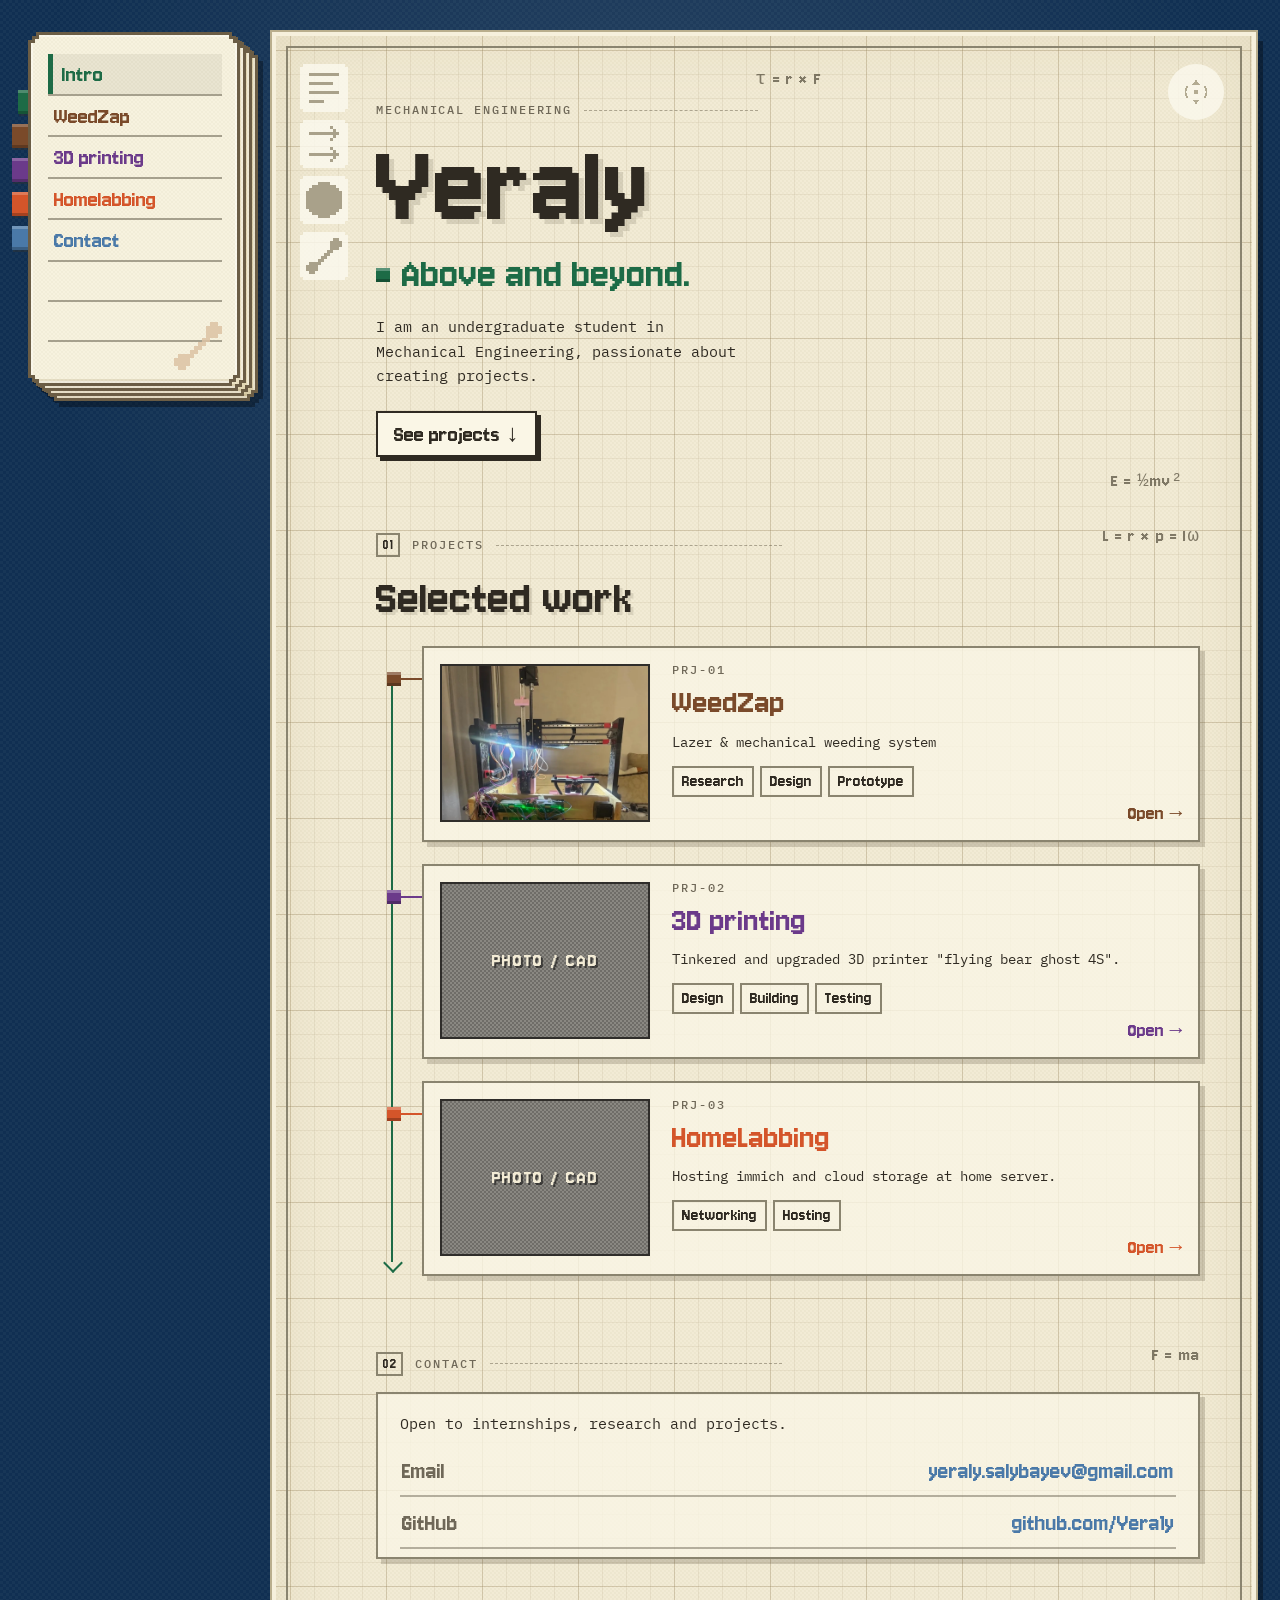
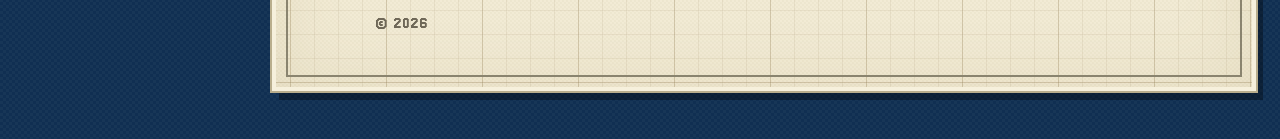
<file: index.html>
<!doctype html>
<html lang="en">
<head>
  <meta charset="utf-8">
  <meta name="viewport" content="width=device-width, initial-scale=1">
  <title>JustCreate</title>
  <meta name="description" content="Mechanical engineering portfolio">
  <link rel="stylesheet" href="style.css">
  <link rel="apple-touch-icon" sizes="180x180" href="assets/favicon/apple-touch-icon.png">
  <link rel="icon" type="image/png" sizes="32x32" href="assets/favicon/favicon-32x32.png">
  <link rel="icon" type="image/png" sizes="16x16" href="assets/favicon/favicon-16x16.png">
  <script>try{if(localStorage.getItem('menu')==='off')document.documentElement.classList.add('menu-off')}catch(e){}</script>
</head>
<body>
<div class="table">
  <nav class="menu" id="site-menu" aria-label="Site navigation">
    <div class="bookmarks">
      <a href="index.html" class="active" style="--c:var(--green)" data-label="Home" aria-label="Home" aria-current="page"></a>
      <a href="project-01.html" style="--c:var(--brown)" data-label="Project 01" aria-label="Project 01"></a>
      <a href="project-02.html" style="--c:var(--purple)" data-label="Project 02" aria-label="Project 02"></a>
      <a href="project-03.html" style="--c:var(--orange)" data-label="Project 03" aria-label="Project 03"></a>
      <a href="index.html#contact" style="--c:var(--blue)" data-label="Contact" aria-label="Contact"></a>
    </div>
    <div class="paper-wrap">
      <i class="under u3" aria-hidden="true"></i>
      <i class="under u2" aria-hidden="true"></i>
      <i class="under u1" aria-hidden="true"></i>
      <div class="paper">
        <ul>
          <li><a href="#intro" style="--c:var(--green)">Intro</a></li>
          <li><a href="#project-01" style="--c:var(--brown)">WeedZap</a></li>
          <li><a href="#project-02" style="--c:var(--purple)">3D printing</a></li>
          <li><a href="#project-03" style="--c:var(--orange)">Homelabbing</a></li>
          <li><a href="#contact" style="--c:var(--blue)">Contact</a></li>
          <li class="blank" aria-hidden="true"></li>
          <li class="blank" aria-hidden="true"></li>
        </ul>
        <svg class="doodle" viewBox="0 0 12 12" aria-hidden="true"><path d="M9 0h2v1h-2zM8 1h4v1h-4zM8 2h4v1h-4zM8 3h3v1h-3zM7 4h2v1h-2zM6 5h2v1h-2zM5 6h2v1h-2zM4 7h2v1h-2zM1 8h4v1h-4zM0 9h4v1h-4zM0 10h4v1h-4zM1 11h2v1h-2z"/></svg>
      </div>
    </div>
  </nav>
  <div class="sheet-wrap">
    <main class="sheet" id="top">

      <div class="tools">
        <button class="tool tool-menu" type="button" aria-label="Show or hide the menu" aria-pressed="true" aria-controls="site-menu" data-tip-name="Menu" data-tip-text="" data-tip-val="show / hide"><svg viewBox="0 0 12 12" aria-hidden="true"><path d="M1 1h10v1h-10zM1 4h8v1h-8zM1 7h10v1h-10zM1 10h5v1h-5z"/></svg></button>
        <span class="tool" aria-hidden="true"><svg viewBox="0 0 12 12" aria-hidden="true"><path d="M8 0h1v1h-1zM9 1h1v1h-1zM1 2h10v1h-10zM9 3h1v1h-1zM8 4h1v1h-1zM8 7h1v1h-1zM9 8h1v1h-1zM1 9h10v1h-10zM9 10h1v1h-1zM8 11h1v1h-1z"/></svg></span>
        <span class="tool" aria-hidden="true"><svg viewBox="0 0 12 12" aria-hidden="true"><path d="M6 0h2v1h-2zM6 1h4v1h-4zM6 2h5v1h-5zM6 3h6v1h-6zM6 4h6v1h-6zM6 5h6v1h-6zM0 6h6v1h-6zM0 7h6v1h-6zM0 8h6v1h-6zM1 9h5v1h-5zM2 10h4v1h-4zM4 11h2v1h-2z"/><path d="M4 0h2v1h-2zM2 1h4v1h-4zM1 2h5v1h-5zM0 3h6v1h-6zM0 4h6v1h-6zM0 5h6v1h-6zM6 6h6v1h-6zM6 7h6v1h-6zM6 8h6v1h-6zM6 9h5v1h-5zM6 10h4v1h-4zM6 11h2v1h-2z"/></svg></span>
        <span class="tool" aria-hidden="true"><svg viewBox="0 0 12 12" aria-hidden="true"><path d="M9 0h2v1h-2zM8 1h4v1h-4zM8 2h4v1h-4zM8 3h3v1h-3zM7 4h2v1h-2zM6 5h2v1h-2zM5 6h2v1h-2zM4 7h2v1h-2zM1 8h4v1h-4zM0 9h4v1h-4zM0 10h4v1h-4zM1 11h2v1h-2z"/></svg></span>
      </div>
      <a class="compass" href="#top" aria-label="Back to top">
        <svg viewBox="0 0 32 32" fill="#b3ab92"><path d="M16 3l4 5h-8zM16 29l-4-5h8z" stroke="none"/><rect x="14" y="14" width="4" height="4" stroke="none"/><path d="M7 10a9 9 0 0 0 0 12M25 10a9 9 0 0 1 0 12" fill="none" stroke-width="2"/></svg>
      </a>

<section class="hero" id="intro">
  <span class="eq" style="left:46%; top:-34px" aria-hidden="true">τ = r × F</span>
  <span class="eq" style="right:2%; bottom:-34px" aria-hidden="true">E = ½mv²</span>
  <div>
    <p class="label">Mechanical engineering</p>
    <h1>Yeraly</h1>
    <p class="tagline">Above and beyond.</p>
    <p>I am an undergraduate student in Mechanical Engineering, passionate about creating projects.</p>
    <a class="btn" href="#projects">See projects &darr;</a>
  </div>
</section>

<section id="projects">
  <span class="eq" style="right:0; top:-6px" aria-hidden="true">L = r × p = Iω</span>
  <p class="label"><b>01</b> Projects</p>
  <h2>Selected work</h2>

  <div class="stack">
    <a class="project" href="project-01.html" style="--c:var(--brown)" id="project-01">
      <div class="thumb"><img src="assets/project-01/cover.webp" alt="Prototype on the workbench" loading="lazy"></div>
      <div class="meta">
        <span class="code">PRJ-01</span>
        <h3>WeedZap</h3>
        <p>Lazer & mechanical weeding system</p>
        <div class="tags"><span>Research</span><span>Design</span><span>Prototype</span></div>
        <span class="open">Open &rarr;</span>
      </div>
    </a>

    <a class="project" href="project-02.html" style="--c:var(--purple)" id="project-02">
      <div class="thumb">PHOTO / CAD</div>
      <div class="meta">
        <span class="code">PRJ-02</span>
        <h3>3D printing</h3>
        <p>Tinkered and upgraded 3D printer "flying bear ghost 4S".</p>
        <div class="tags"><span>Design</span><span>Building</span><span>Testing</span></div>
        <span class="open">Open &rarr;</span>
      </div>
    </a>

    <a class="project" href="project-03.html" style="--c:var(--orange)" id="project-03">
      <div class="thumb">PHOTO / CAD</div>
      <div class="meta">
        <span class="code">PRJ-03</span>
        <h3>HomeLabbing</h3>
        <p>Hosting immich and cloud storage at home server.</p>
        <div class="tags"><span>Networking</span><span>Hosting</span></div>
        <span class="open">Open &rarr;</span>
      </div>
    </a>
  </div>
</section>

<section id="contact">
  <span class="eq" style="right:0; top:-6px" aria-hidden="true">F = ma</span>
  <p class="label"><b>02</b> Contact</p>
  <div class="card">
    <p class="intro">Open to internships, research and projects.</p>
    <dl class="rows">
      <div><dt>Email</dt><dd><a href="mailto:yeraly.salybayev@gmail.com">yeraly.salybayev@gmail.com</a></dd></div>
      <div><dt>GitHub</dt><dd><a href="https://github.com/Yera1y" target="_blank" rel="noopener noreferrer">github.com/Yera1y</a></dd></div>
    </dl>
  </div>
</section>

      <p class="foot">© 2026</p>
    </main>
  </div>
</div>
<script src="site.js"></script>
</body>
</html>
</file>
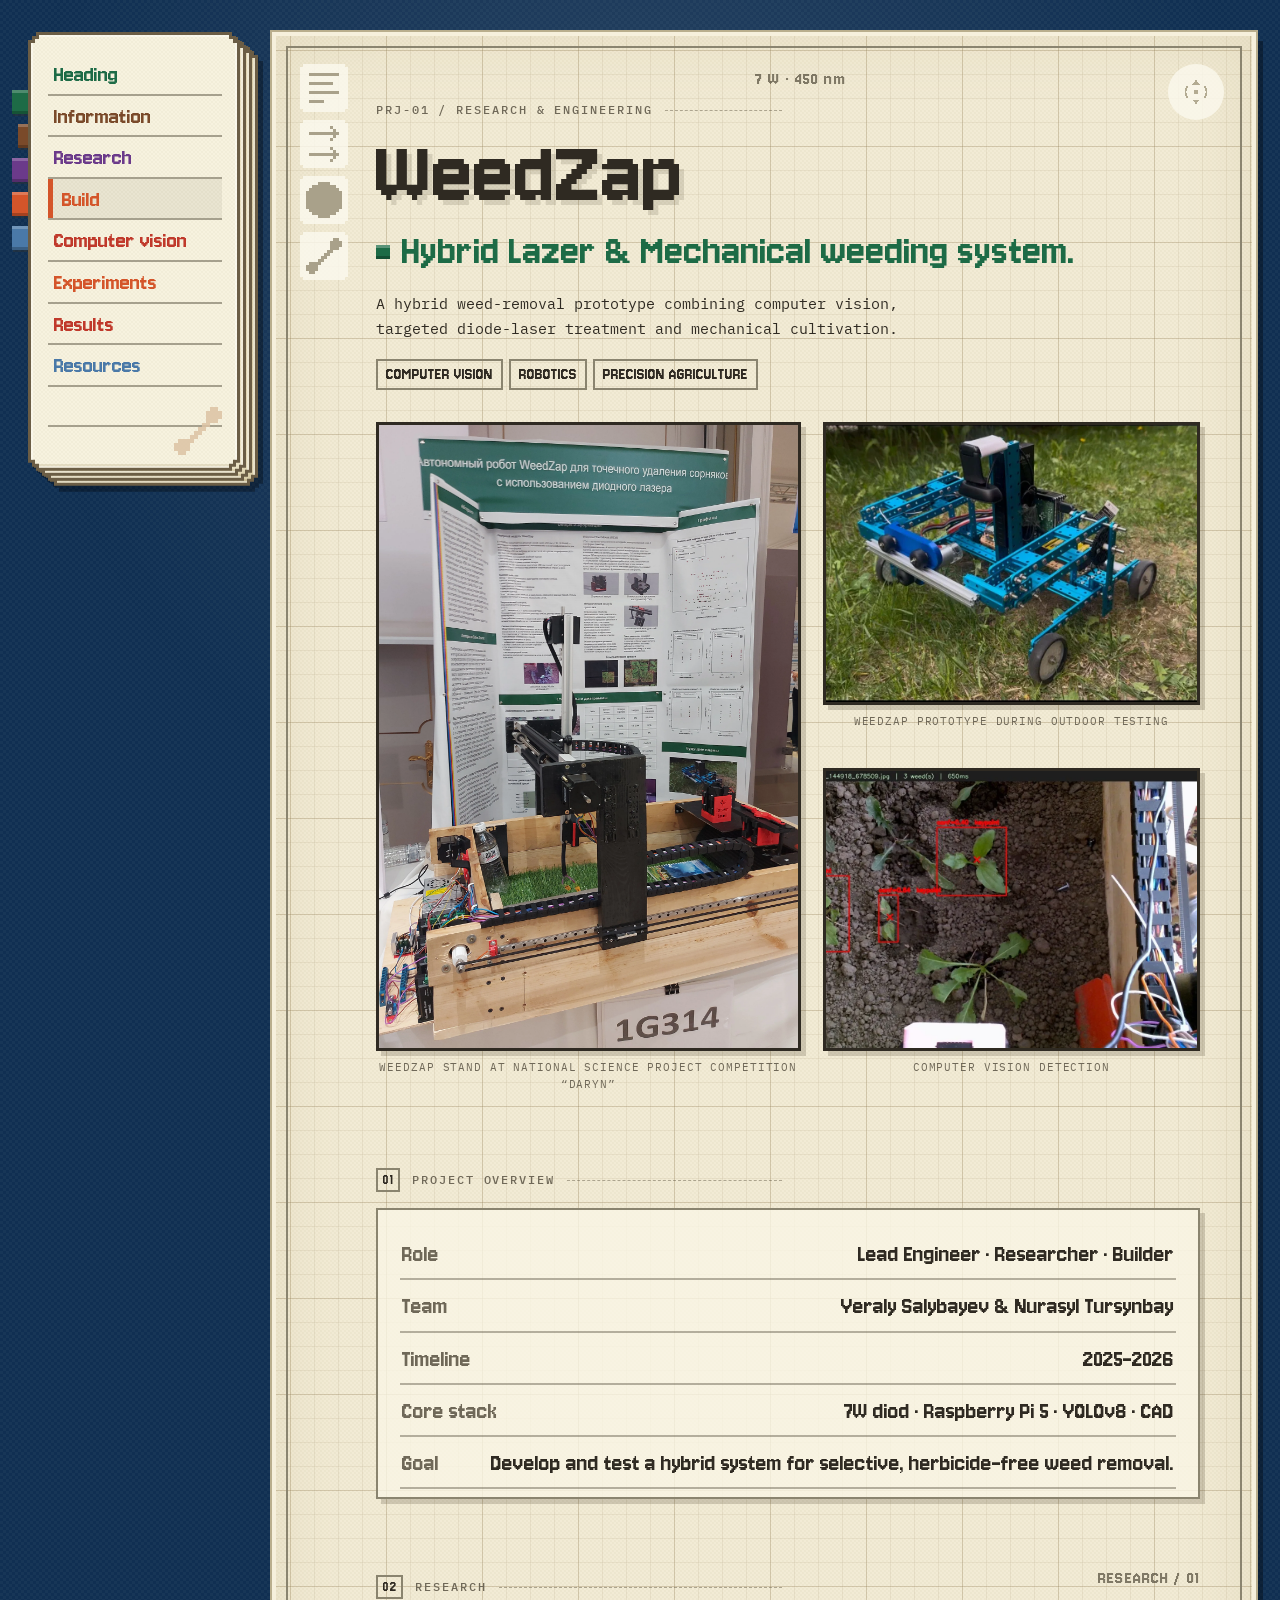
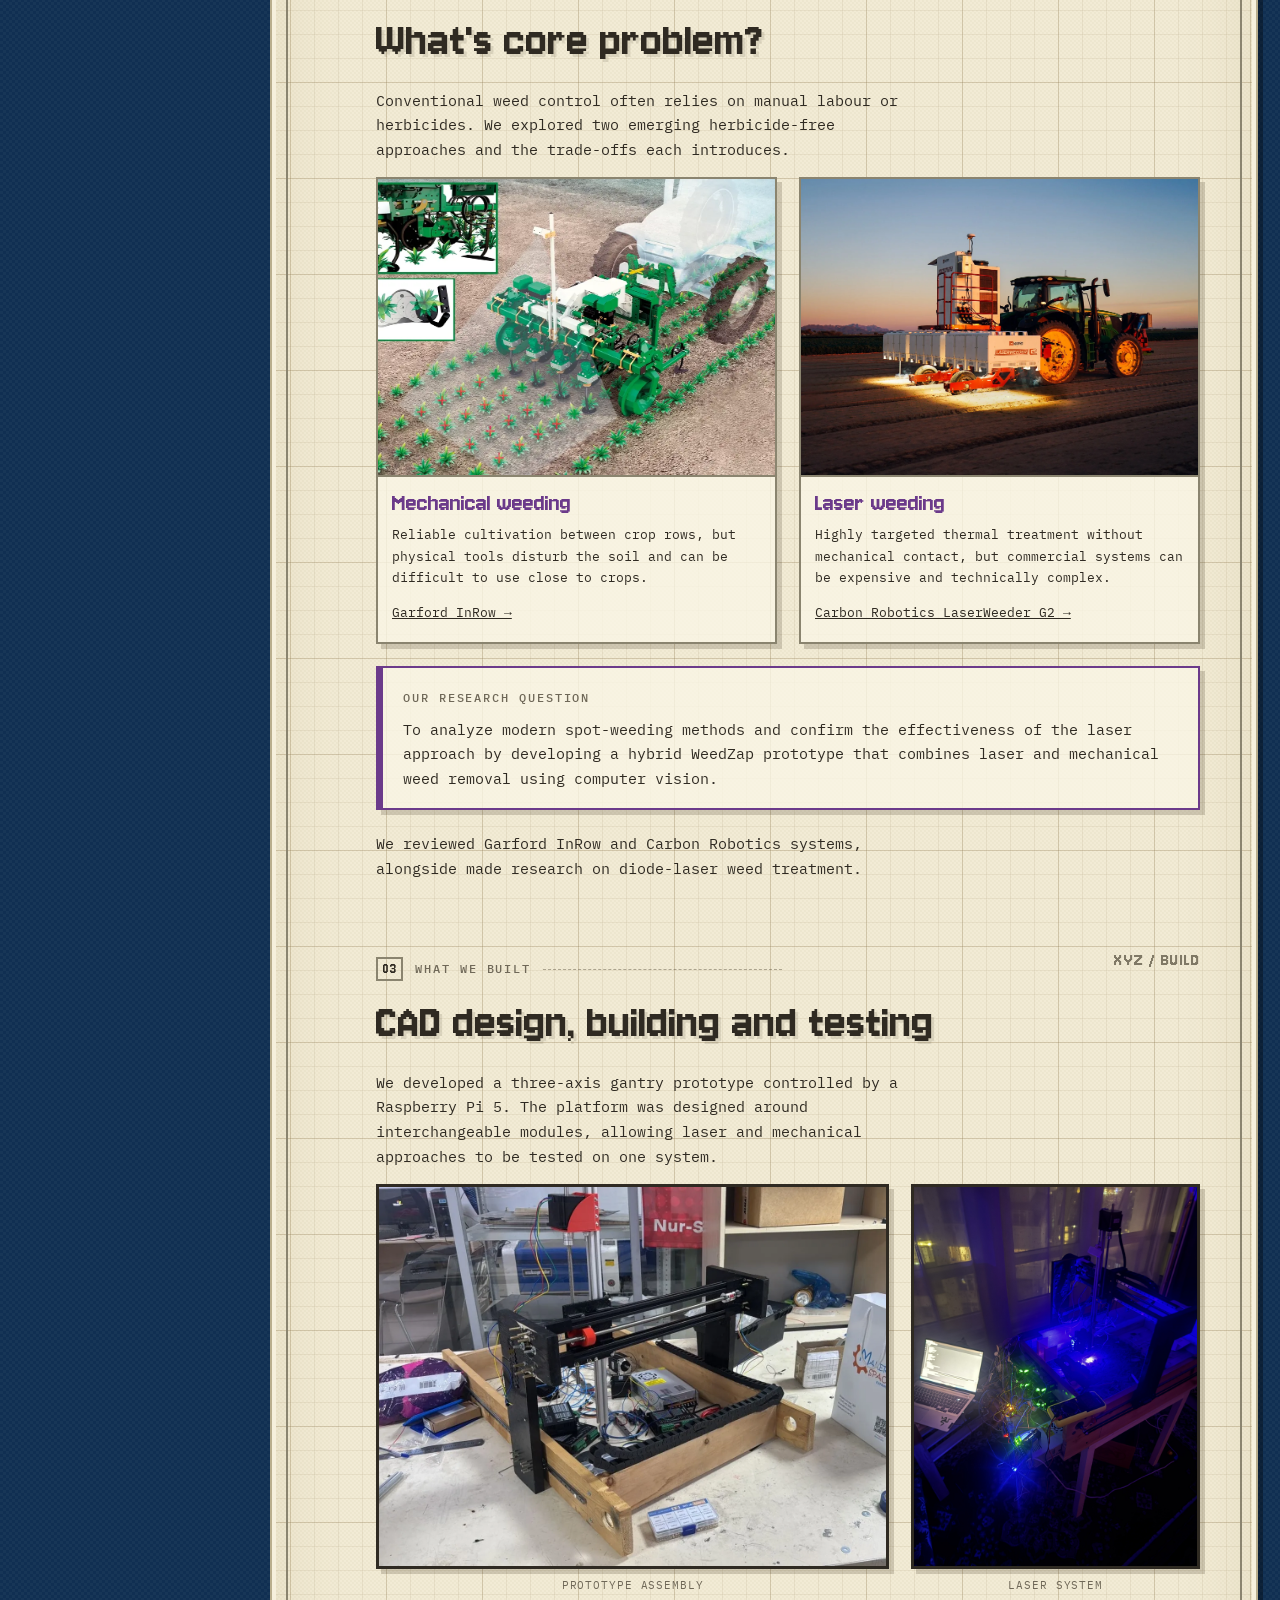
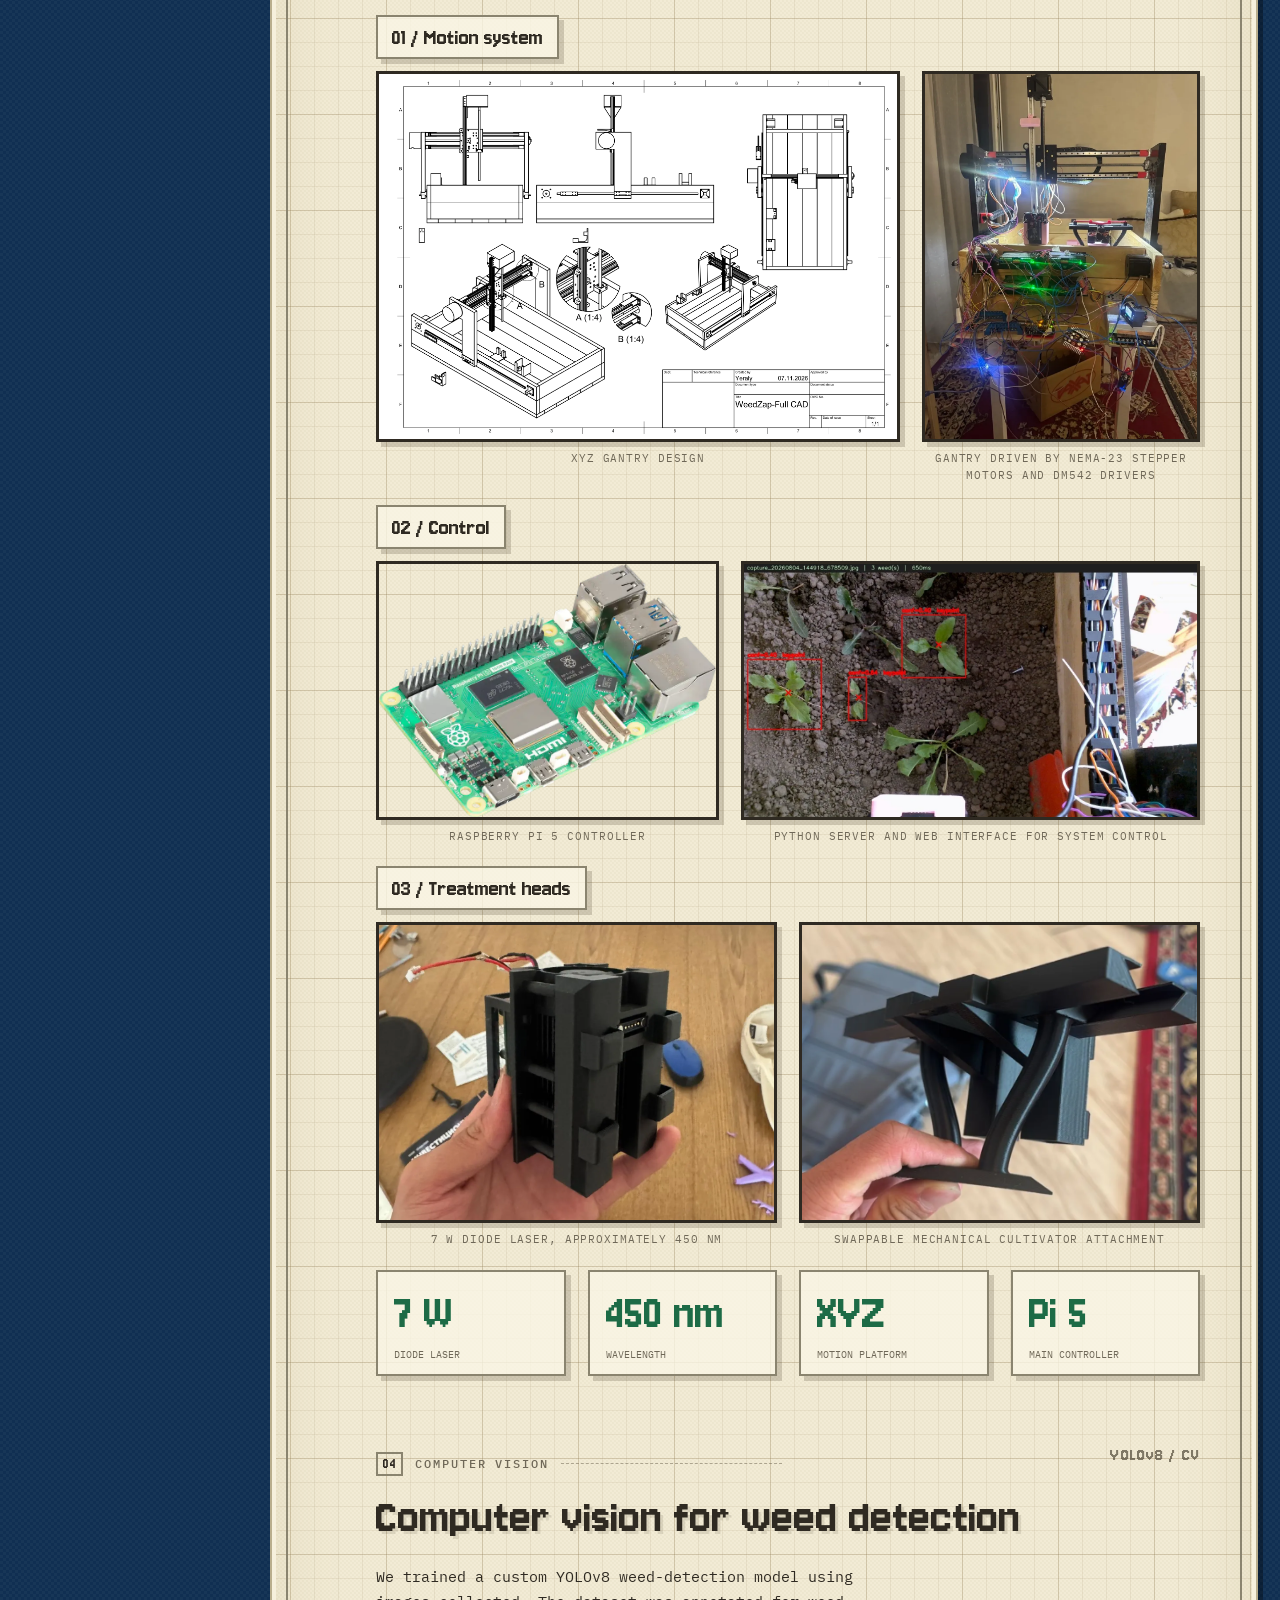
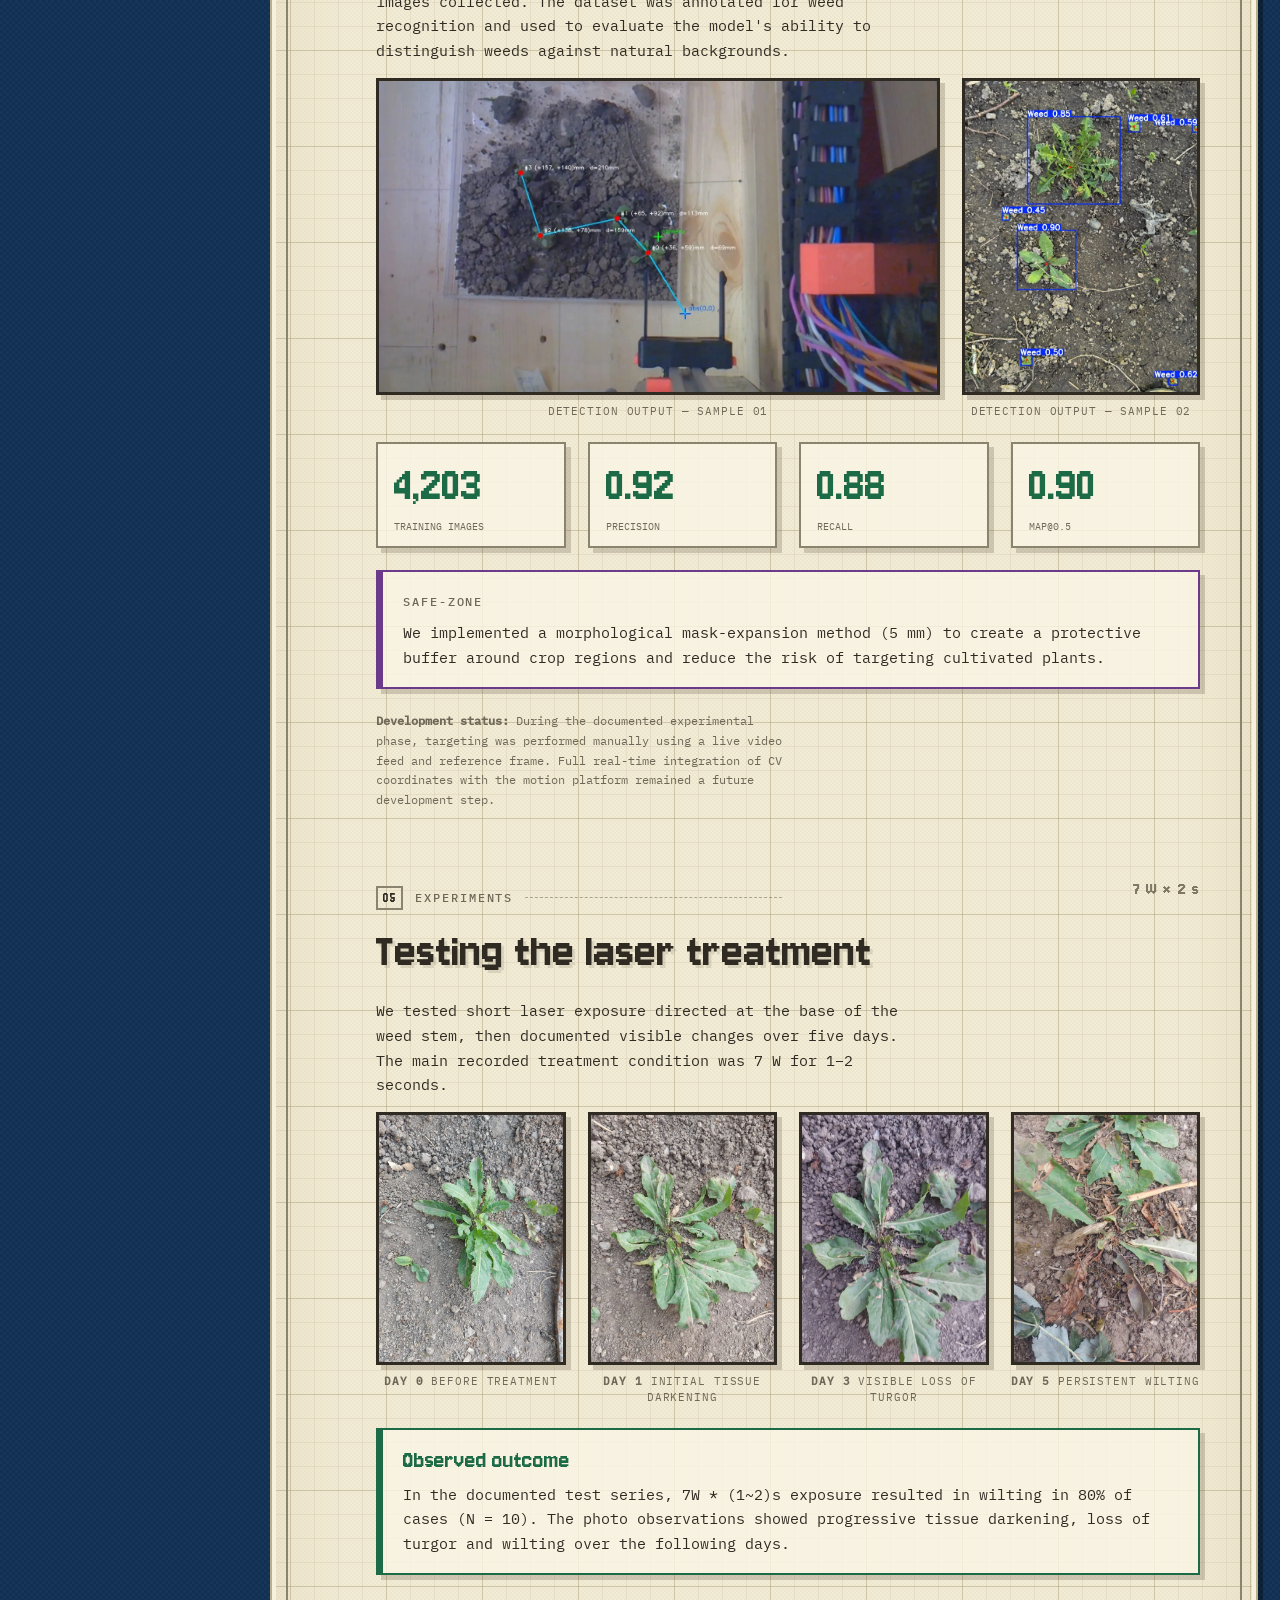
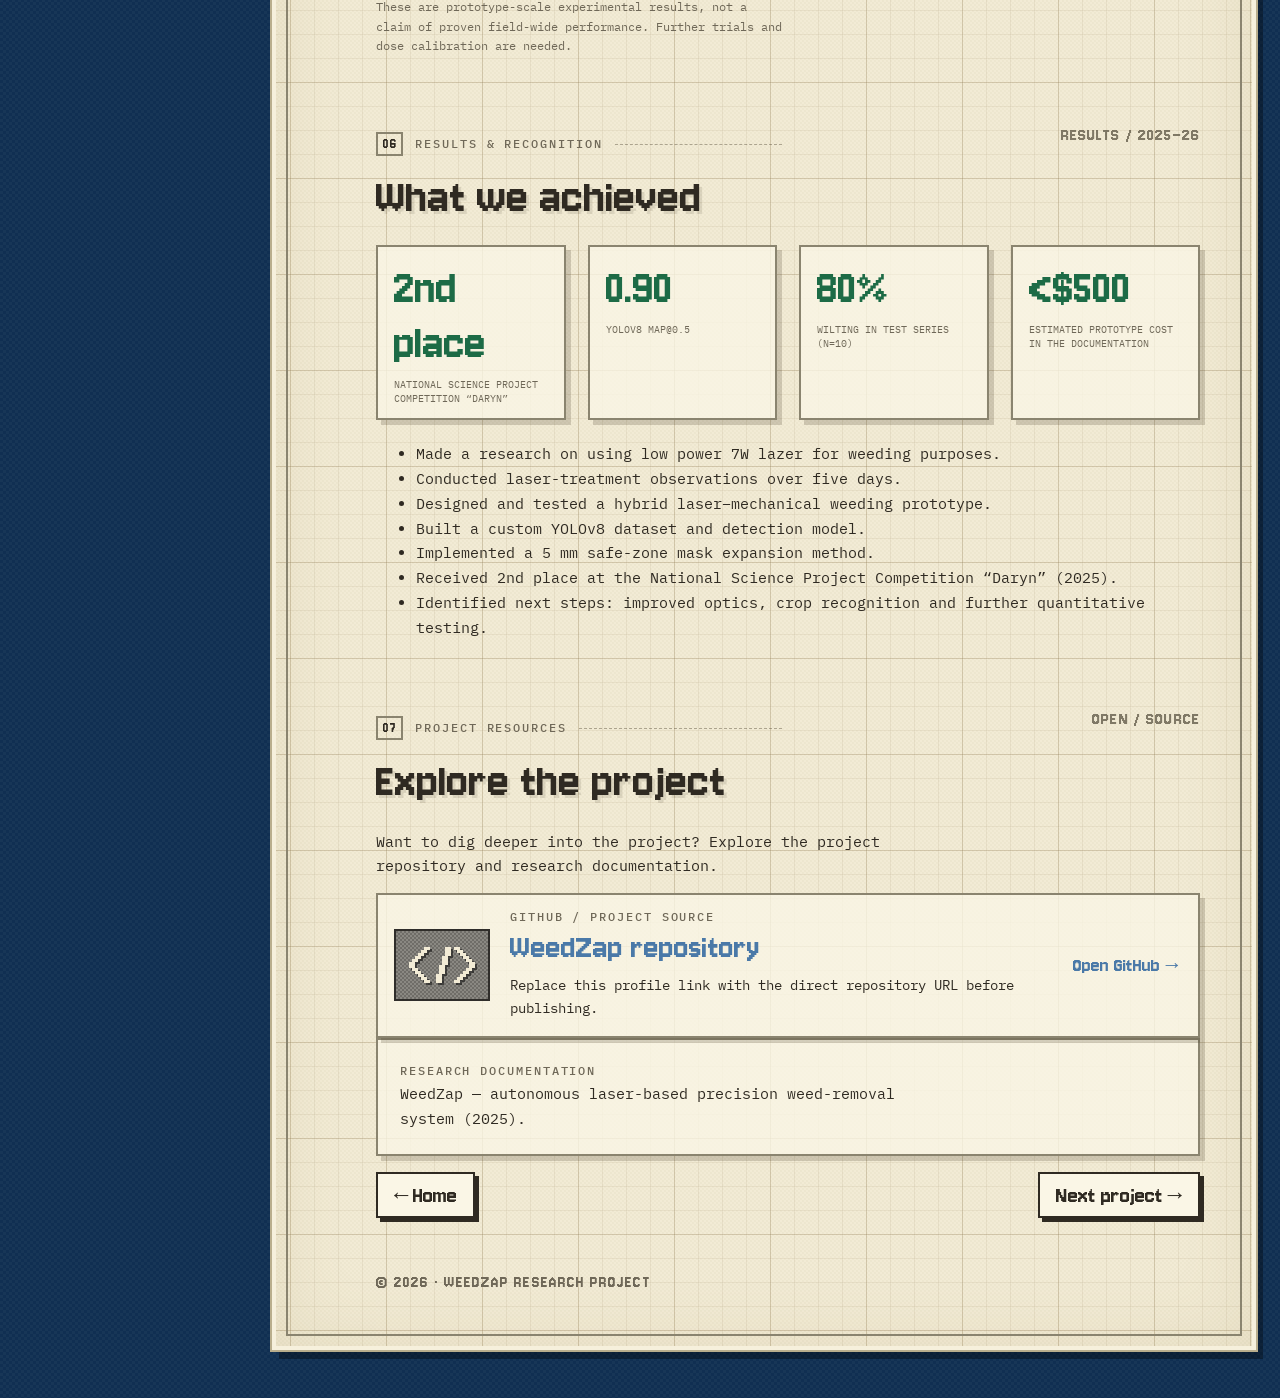
<file: project-01.html>
<!doctype html>
<html lang="en">
<head>
  <meta charset="utf-8">
  <meta name="viewport" content="width=device-width, initial-scale=1">
  <title>PRJ-01</title>
  <link rel="stylesheet" href="style.css">
  <link rel="apple-touch-icon" sizes="180x180" href="assets/favicon/apple-touch-icon.png">
  <link rel="icon" type="image/png" sizes="32x32" href="assets/favicon/favicon-32x32.png">
  <link rel="icon" type="image/png" sizes="16x16" href="assets/favicon/favicon-16x16.png">
  <script>try{if(localStorage.getItem('menu')==='off')document.documentElement.classList.add('menu-off')}catch(e){}</script>
</head>
<body>
<div class="table">
  <nav class="menu" id="site-menu" aria-label="Site navigation">
    <div class="bookmarks">
      <a href="index.html" style="--c:var(--green)" data-label="Home" aria-label="Home"></a>
      <a href="project-01.html" class="active" style="--c:var(--brown)" data-label="Project 01" aria-label="Project 01" aria-current="page"></a>
      <a href="project-02.html" style="--c:var(--purple)" data-label="Project 02" aria-label="Project 02"></a>
      <a href="project-03.html" style="--c:var(--orange)" data-label="Project 03" aria-label="Project 03"></a>
      <a href="index.html#contact" style="--c:var(--blue)" data-label="Contact" aria-label="Contact"></a>
    </div>
    <div class="paper-wrap">
      <i class="under u3" aria-hidden="true"></i>
      <i class="under u2" aria-hidden="true"></i>
      <i class="under u1" aria-hidden="true"></i>
      <div class="paper">
        <ul>
          <li><a href="#heading" style="--c:var(--green)">Heading</a></li>
          <li><a href="#information" style="--c:var(--brown)">Information</a></li>
          <li><a href="#research" style="--c:var(--purple)">Research</a></li>
          <li><a href="#build" style="--c:var(--orange)">Build</a></li>
          <li><a href="#vision" style="--c:var(--red)">Computer vision</a></li>
          <li><a href="#experiments" style="--c:var(--orange)">Experiments</a></li>
          <li><a href="#results" style="--c:var(--red)">Results</a></li>
          <li><a href="#github" style="--c:var(--blue)">Resources</a></li>
          <li class="blank" aria-hidden="true"></li>
        </ul>
        <svg class="doodle" viewBox="0 0 12 12" aria-hidden="true"><path d="M9 0h2v1h-2zM8 1h4v1h-4zM8 2h4v1h-4zM8 3h3v1h-3zM7 4h2v1h-2zM6 5h2v1h-2zM5 6h2v1h-2zM4 7h2v1h-2zM1 8h4v1h-4zM0 9h4v1h-4zM0 10h4v1h-4zM1 11h2v1h-2z"/></svg>
      </div>
    </div>
  </nav>

  <div class="sheet-wrap">
    <main class="sheet" id="top">

      <div class="tools">
        <button class="tool tool-menu" type="button" aria-label="Show or hide the menu" aria-pressed="true" aria-controls="site-menu" data-tip-name="Menu" data-tip-text="" data-tip-val="show / hide"><svg viewBox="0 0 12 12" aria-hidden="true"><path d="M1 1h10v1h-10zM1 4h8v1h-8zM1 7h10v1h-10zM1 10h5v1h-5z"/></svg></button>
        <span class="tool" aria-hidden="true"><svg viewBox="0 0 12 12" aria-hidden="true"><path d="M8 0h1v1h-1zM9 1h1v1h-1zM1 2h10v1h-10zM9 3h1v1h-1zM8 4h1v1h-1zM8 7h1v1h-1zM9 8h1v1h-1zM1 9h10v1h-10zM9 10h1v1h-1zM8 11h1v1h-1z"/></svg></span>
        <span class="tool" aria-hidden="true"><svg viewBox="0 0 12 12" aria-hidden="true"><path d="M6 0h2v1h-2zM6 1h4v1h-4zM6 2h5v1h-5zM6 3h6v1h-6zM6 4h6v1h-6zM6 5h6v1h-6zM0 6h6v1h-6zM0 7h6v1h-6zM0 8h6v1h-6zM1 9h5v1h-5zM2 10h4v1h-4zM4 11h2v1h-2z"/><path d="M4 0h2v1h-2zM2 1h4v1h-4zM1 2h5v1h-5zM0 3h6v1h-6zM0 4h6v1h-6zM0 5h6v1h-6zM6 6h6v1h-6zM6 7h6v1h-6zM6 8h6v1h-6zM6 9h5v1h-5zM6 10h4v1h-4zM6 11h2v1h-2z"/></svg></span>
        <span class="tool" aria-hidden="true"><svg viewBox="0 0 12 12" aria-hidden="true"><path d="M9 0h2v1h-2zM8 1h4v1h-4zM8 2h4v1h-4zM8 3h3v1h-3zM7 4h2v1h-2zM6 5h2v1h-2zM5 6h2v1h-2zM4 7h2v1h-2zM1 8h4v1h-4zM0 9h4v1h-4zM0 10h4v1h-4zM1 11h2v1h-2z"/></svg></span>
      </div>
      <a class="compass" href="#top" aria-label="Back to top">
        <svg viewBox="0 0 32 32" fill="#b3ab92"><path d="M16 3l4 5h-8zM16 29l-4-5h8z" stroke="none"/><rect x="14" y="14" width="4" height="4" stroke="none"/><path d="M7 10a9 9 0 0 0 0 12M25 10a9 9 0 0 1 0 12" fill="none" stroke-width="2"/></svg>
      </a>

<section id="heading">
  <span class="eq" style="left:46%; top:-34px" aria-hidden="true">7 W · 450 nm</span>
  <p class="label">PRJ-01 / Research & engineering</p>
  <h1 style="--size:clamp(54px,7.5vw,100px)">WeedZap</h1>
  <p class="tagline">Hybrid Lazer & Mechanical weeding system.</p>
  <p>A hybrid weed-removal prototype combining computer vision, targeted diode-laser treatment and mechanical cultivation.</p>
  <div class="tags">
    <span>COMPUTER VISION</span><span>ROBOTICS</span><span>PRECISION AGRICULTURE</span>
  </div>

  <div class="grid" style="--grid-columns:9fr 8fr; --lines:2">
    <figure class="figure tall">
      <img src="assets/project-01/weedzap-stand.webp" alt="WeedZap stand" loading="lazy">
      <figcaption>WeedZap stand at National Science Project Competition “Daryn”</figcaption>
    </figure>
    <figure class="figure">
      <img src="assets/project-01/v1-field-robot.webp" alt="First landscape photo" loading="lazy">
      <figcaption>WeedZap prototype during outdoor testing</figcaption>
    </figure>
    <figure class="figure">
      <img src="assets/project-01/gantry-detection_result.webp" alt="Second landscape photo" loading="lazy">
      <figcaption>Computer vision detection</figcaption>
    </figure>
  </div>
</section>

<section id="information">
  <p class="label"><b>01</b> Project overview</p>
  <div class="card">
    <dl class="rows">
      <div><dt>Role</dt><dd>Lead Engineer · Researcher · Builder</dd></div>
      <div><dt>Team</dt><dd>Yeraly Salybayev & Nurasyl Tursynbay</dd></div>
      <div><dt>Timeline</dt><dd>2025-2026</dd></div>
      <div><dt>Core stack</dt><dd>7W diod · Raspberry Pi 5 · YOLOv8 · CAD</dd></div>
      <div><dt>Goal</dt><dd>Develop and test a hybrid system for selective, herbicide-free weed removal.</dd></div>
    </dl>
  </div>
</section>

<section id="research">
  <span class="eq" style="right:0; top:-6px" aria-hidden="true">RESEARCH / 01</span>
  <p class="label"><b>02</b> Research</p>
  <h2>What's core problem?</h2>
  <p>Conventional weed control often relies on manual labour or herbicides. We explored two emerging herbicide-free approaches and the trade-offs each introduces.</p>
  <div class="grid" style="--columns:2">
    <article class="tile">
      <img src="assets/project-01/robocop-mechanical.webp" alt="Mechanical agricultural weeding equipment" loading="lazy">
      <div>
          <h3>Mechanical weeding</h3>
          <p>Reliable cultivation between crop rows, but physical tools disturb the soil and can be difficult to use close to crops.</p>
          <p class="src"><a href="https://garford.de/hacktechnik/inrow/" target="_blank" rel="noopener noreferrer">Garford InRow &rarr;</a></p>
      </div>
    </article>
    <article class="tile">
      <img src="assets/project-01/LaserWeeder-G2-600.webp" alt="Laser weeding agricultural equipment" loading="lazy">
      <div>
        <h3>Laser weeding</h3>
        <p>Highly targeted thermal treatment without mechanical contact, but commercial systems can be expensive and technically complex.</p>
        <p class="src"><a href="https://carbonrobotics.com/laserweeder-g2" target="_blank" rel="noopener noreferrer">Carbon Robotics LaserWeeder G2 &rarr;</a></p>
      </div>
    </article>
  </div>
  <div class="callout" style="--c:var(--purple)">
    <span class="code">OUR RESEARCH QUESTION</span>
    <p>To analyze modern spot-weeding methods and confirm the effectiveness of the laser approach by developing a hybrid WeedZap prototype that combines laser and mechanical weed removal using computer vision.</p>
  </div>
  <p>We reviewed Garford InRow and Carbon Robotics systems, alongside made research on diode-laser weed treatment.</p>
</section>

<section id="build">
  <span class="eq" style="right:0; top:-6px" aria-hidden="true">XYZ / BUILD</span>
  <p class="label"><b>03</b> What we built</p>
  <h2>CAD design, building and testing</h2>
  <p>We developed a three-axis gantry prototype controlled by a Raspberry Pi 5. The platform was designed around interchangeable modules, allowing laser and mechanical approaches to be tested on one system.</p>
  <div class="row">
    <figure class="figure">
      <img src="assets/project-01/weedzap-workbench.webp" alt="WeedZap prototype on the engineering workbench" loading="lazy">
      <figcaption>Prototype assembly</figcaption>
    </figure>
    <figure class="figure">
      <img src="assets/project-01/weedzap-lazer.jpg" alt="WeedZap laser system" loading="lazy">
      <figcaption>Laser system</figcaption>
    </figure>
  </div>
  <div>
    <div class="card build-label"><h3>01 / Motion system</h3></div>
    <div class="row">
      <figure class="figure">
        <img src="assets/project-01/weedzap-cad.webp" alt="CAD drawing of the WeedZap" loading="lazy">
        <figcaption>XYZ gantry design</figcaption>
      </figure>
      <figure class="figure">
          <img src="assets/project-01/gantry-current_result.webp" alt="WeedZap gantry during operation" loading="lazy">
          <figcaption>Gantry driven by NEMA-23 stepper motors and DM542 drivers</figcaption>
        </figure>
      </div>
      <div class="card build-label"><h3>02 / Control</h3></div>
      <div class="row">
        <figure class="figure">
          <img src="assets/project-01/raspberry-pi5.webp" alt="Raspberry Pi 5 controller" loading="lazy">
          <figcaption>Raspberry Pi 5 controller</figcaption>
      </figure>
      <figure class="figure">
          <img src="assets/project-01/gantry-detection_result.webp" alt="WeedZap gantry tracking a target" loading="lazy">
          <figcaption>Python server and web interface for system control</figcaption>
        </figure>
      </div>
      <div class="card build-label"><h3>03 / Treatment heads</h3></div>
      <div class="row">
        <figure class="figure">
          <img src="assets/project-01/lazer-head.webp" alt="Laser treatment head" loading="lazy">
          <figcaption>7 W diode laser, approximately 450 nm</figcaption>
      </figure>
      <figure class="figure">
          <img src="assets/project-01/mechanical-head.webp" alt="Mechanical treatment head" loading="lazy">
          <figcaption>Swappable mechanical cultivator attachment</figcaption>
        </figure>
      </div>
  </div>
  <div class="grid" style="--columns:4">
    <div class="stat"><b>7 W</b>Diode laser</div>
    <div class="stat"><b>450 nm</b>Wavelength</div>
    <div class="stat"><b>XYZ</b>Motion platform</div>
    <div class="stat"><b>Pi 5</b>Main controller</div>
  </div>
</section>

<section id="vision">
  <span class="eq" style="right:0; top:-6px" aria-hidden="true">YOLOv8 / CV</span>
  <p class="label"><b>04</b> Computer vision</p>
  <h2>Computer vision for weed detection</h2>
  <p>We trained a custom YOLOv8 weed-detection model using images collected. The dataset was annotated for weed recognition and used to evaluate the model's ability to distinguish weeds against natural backgrounds.</p>
  <div class="row">
    <figure class="figure"><img src="assets/project-01/path-planning.webp" alt="Weed detection model output with bounding boxes" loading="lazy"><figcaption>Detection output — sample 01</figcaption></figure>
    <figure class="figure"><img src="assets/project-01/weed-pose-model.webp" alt="Weed detection model output on a plant image" loading="lazy"><figcaption>Detection output — sample 02</figcaption></figure>
  </div>
  <div class="grid" style="--columns:4">
    <div class="stat"><b>4,203</b>Training images</div>
    <div class="stat"><b>0.92</b>Precision</div>
    <div class="stat"><b>0.88</b>Recall</div>
    <div class="stat"><b>0.90</b>mAP@0.5</div>
  </div>
  <div class="callout" style="--c:var(--purple)">
    <span class="code">SAFE-ZONE</span>
    <p>We implemented a morphological mask-expansion method (5 mm) to create a protective buffer around crop regions and reduce the risk of targeting cultivated plants.</p>
  </div>
  <p class="note"><strong>Development status:</strong> During the documented experimental phase, targeting was performed manually using a live video feed and reference frame. Full real-time integration of CV coordinates with the motion platform remained a future development step.</p>
</section>

<section id="experiments">
  <span class="eq" style="right:0; top:-6px" aria-hidden="true">7 W × 2 s</span>
  <p class="label"><b>05</b> Experiments</p>
  <h2>Testing the laser treatment</h2>
  <p>We tested short laser exposure directed at the base of the weed stem, then documented visible changes over five days. The main recorded treatment condition was 7 W for 1–2 seconds.</p>
  <div class="row">
    <figure class="figure"><img src="assets/project-01/weed-day-0.webp" alt="Weed before laser treatment" loading="lazy"><figcaption><b>DAY 0</b><span> Before treatment</span></figcaption></figure>
    <figure class="figure"><img src="assets/project-01/weed-day-1.webp" alt="Weed one day after treatment" loading="lazy"><figcaption><b>DAY 1</b><span> Initial tissue darkening</span></figcaption></figure>
    <figure class="figure"><img src="assets/project-01/weed-day-3.webp" alt="Weed three days after treatment" loading="lazy"><figcaption><b>DAY 3</b><span> Visible loss of turgor</span></figcaption></figure>
    <figure class="figure"><img src="assets/project-01/weed-day-5.webp" alt="Weed five days after treatment" loading="lazy"><figcaption><b>DAY 5</b><span> Persistent wilting</span></figcaption></figure>
  </div>
  <div class="callout" style="--c:var(--green)">
    <strong>Observed outcome</strong>
    <p>In the documented test series, 7W * (1~2)s exposure resulted in wilting in 80% of cases (N = 10). The photo observations showed progressive tissue darkening, loss of turgor and wilting over the following days.</p>
  </div>
  <p class="note">These are prototype-scale experimental results, not a claim of proven field-wide performance. Further trials and dose calibration are needed.</p>
</section>

<section id="results">
  <span class="eq" style="right:0; top:-6px" aria-hidden="true">RESULTS / 2025–26</span>
  <p class="label"><b>06</b> Results & recognition</p>
  <h2>What we achieved</h2>
  <div class="grid" style="--columns:4">
    <div class="stat"><b>2nd place</b>National Science Project Competition “Daryn”</div>
    <div class="stat"><b>0.90</b>YOLOv8 mAP@0.5</div>
    <div class="stat"><b>80%</b>Wilting in test series (N=10)</div>
    <div class="stat"><b>&lt;$500</b>Estimated prototype cost in the documentation</div>
  </div>
  <ul>
    <li>Made a research on using low power 7W lazer for weeding purposes.</li>
    <li>Conducted laser-treatment observations over five days.</li>
    <li>Designed and tested a hybrid laser–mechanical weeding prototype.</li>
    <li>Built a custom YOLOv8 dataset and detection model.</li>
    <li>Implemented a 5 mm safe-zone mask expansion method.</li>
    <li>Received 2nd place at the National Science Project Competition “Daryn” (2025).</li>
    <li>Identified next steps: improved optics, crop recognition and further quantitative testing.</li>
  </ul>
</section>

<section id="github">
  <span class="eq" style="right:0; top:-6px" aria-hidden="true">OPEN / SOURCE</span>
  <p class="label"><b>07</b> Project resources</p>
  <h2>Explore the project</h2>
  <p>Want to dig deeper into the project? Explore the project repository and research documentation.</p>
  <a class="repo" href="https://github.com/Nurasylpro/Weedzap" target="_blank" rel="noopener noreferrer" aria-label="Open GitHub profile; replace with the exact WeedZap repository URL">
    <span class="repo-icon" aria-hidden="true"><svg viewBox="0 0 22 12"><path d="M5 0h2v1h-2zM12 0h2v1h-2zM15 0h2v1h-2zM4 1h2v1h-2zM12 1h2v1h-2zM16 1h2v1h-2zM3 2h2v1h-2zM12 2h2v1h-2zM17 2h2v1h-2zM2 3h2v1h-2zM11 3h2v1h-2zM18 3h2v1h-2zM1 4h2v1h-2zM11 4h2v1h-2zM19 4h2v1h-2zM0 5h2v1h-2zM11 5h2v1h-2zM20 5h2v1h-2zM0 6h2v1h-2zM10 6h2v1h-2zM20 6h2v1h-2zM1 7h2v1h-2zM10 7h2v1h-2zM19 7h2v1h-2zM2 8h2v1h-2zM10 8h2v1h-2zM18 8h2v1h-2zM3 9h2v1h-2zM9 9h2v1h-2zM17 9h2v1h-2zM4 10h2v1h-2zM9 10h2v1h-2zM16 10h2v1h-2zM5 11h2v1h-2zM9 11h2v1h-2zM15 11h2v1h-2z"/></svg></span>
    <span class="repo-text">
      <span class="code">GITHUB / PROJECT SOURCE</span>
      <strong>WeedZap repository</strong>
      <span class="desc">Replace this profile link with the direct repository URL before publishing.</span>
    </span>
    <span class="open">Open GitHub &rarr;</span>
  </a>
  <div class="card">
    <span class="code">RESEARCH DOCUMENTATION</span>
    <p>WeedZap — autonomous laser-based precision weed-removal system (2025).</p>
  </div>
  <div class="pager"><a class="btn" href="index.html">&larr; Home</a><a class="btn" href="project-03.html">Next project &rarr;</a></div>
</section>

      <p class="foot">© 2026 · WEEDZAP RESEARCH PROJECT</p>
    </main>
  </div>
</div>
<script src="site.js"></script>
</body>
</html>
</file>
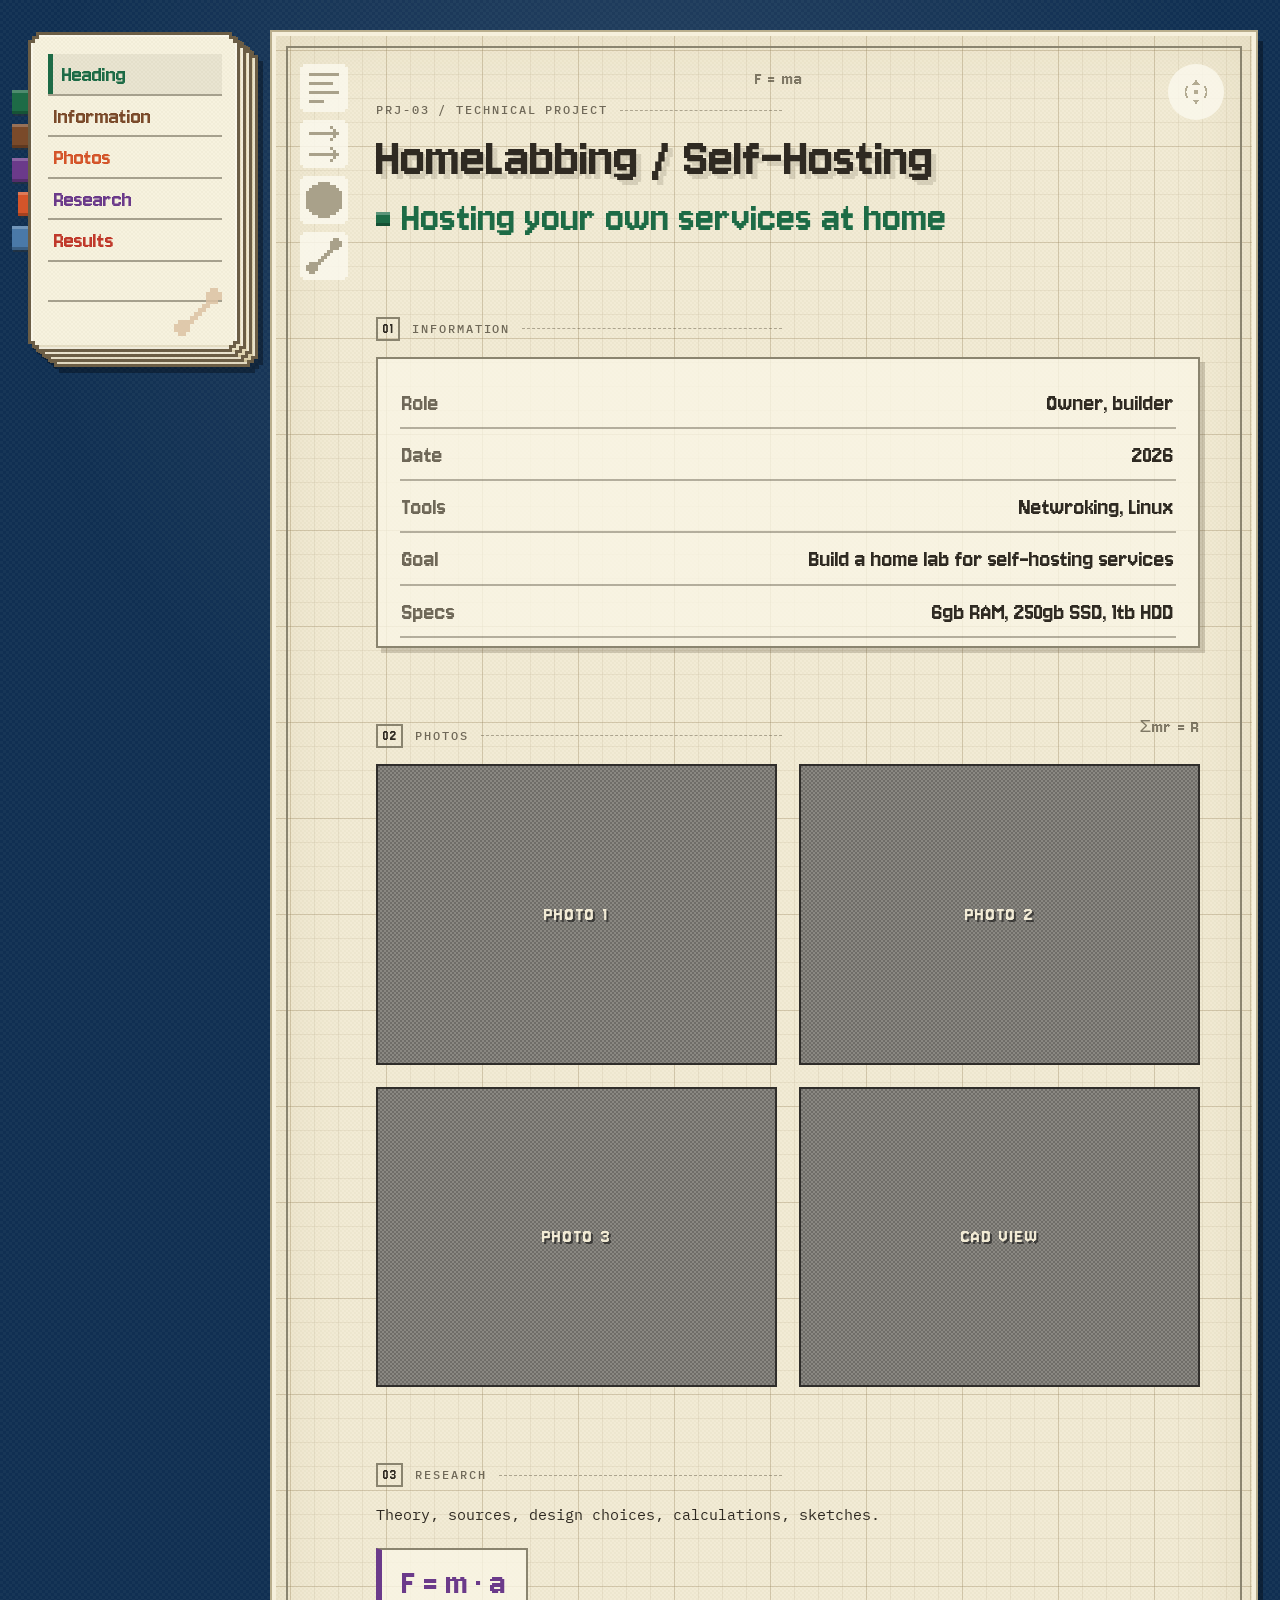
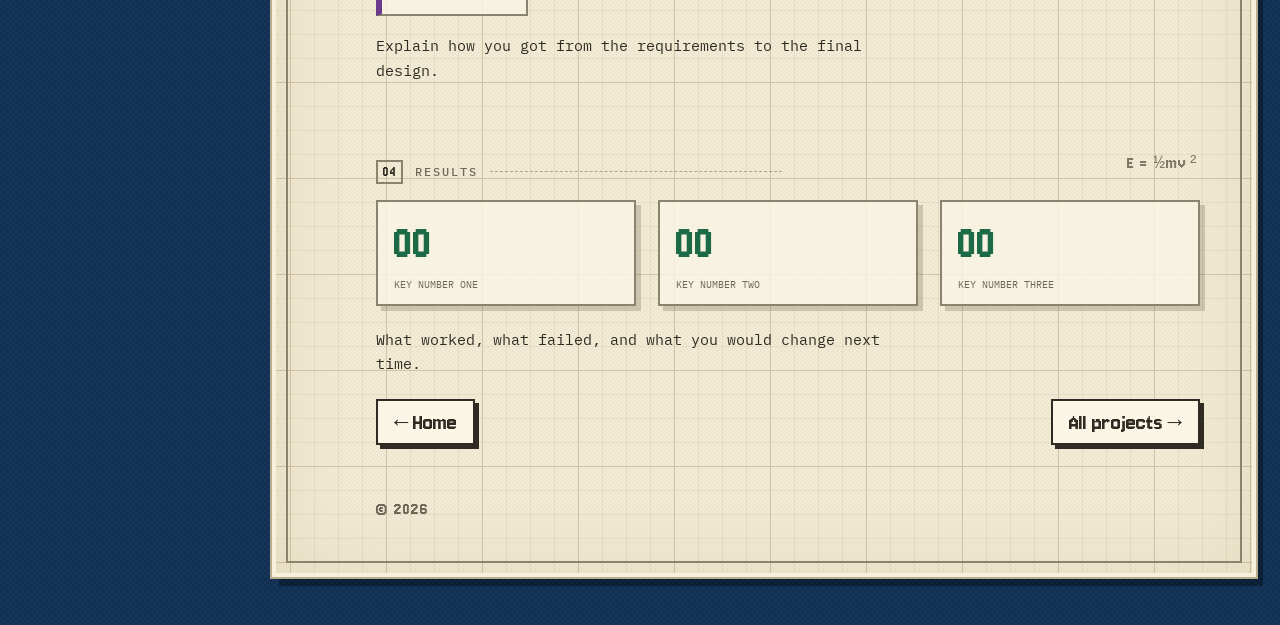
<file: project-03.html>
<!doctype html>
<html lang="en">
<head>
  <meta charset="utf-8">
  <meta name="viewport" content="width=device-width, initial-scale=1">
  <title>PRJ-03</title>
  <link rel="stylesheet" href="style.css">
  <link rel="apple-touch-icon" sizes="180x180" href="assets/favicon/apple-touch-icon.png">
  <link rel="icon" type="image/png" sizes="32x32" href="assets/favicon/favicon-32x32.png">
  <link rel="icon" type="image/png" sizes="16x16" href="assets/favicon/favicon-16x16.png">
  <script>try{if(localStorage.getItem('menu')==='off')document.documentElement.classList.add('menu-off')}catch(e){}</script>
</head>
<body>
<div class="table">
  <nav class="menu" id="site-menu" aria-label="Site navigation">
    <div class="bookmarks">
      <a href="index.html" style="--c:var(--green)" data-label="Home" aria-label="Home"></a>
      <a href="project-01.html" style="--c:var(--brown)" data-label="Project 01" aria-label="Project 01"></a>
      <a href="project-02.html" style="--c:var(--purple)" data-label="Project 02" aria-label="Project 02"></a>
      <a href="project-03.html" class="active" style="--c:var(--orange)" data-label="Project 03" aria-label="Project 03" aria-current="page"></a>
      <a href="index.html#contact" style="--c:var(--blue)" data-label="Contact" aria-label="Contact"></a>
    </div>
    <div class="paper-wrap">
      <i class="under u3" aria-hidden="true"></i>
      <i class="under u2" aria-hidden="true"></i>
      <i class="under u1" aria-hidden="true"></i>
      <div class="paper">
        <ul>
          <li><a href="#heading" style="--c:var(--green)">Heading</a></li>
          <li><a href="#information" style="--c:var(--brown)">Information</a></li>
          <li><a href="#photos" style="--c:var(--orange)">Photos</a></li>
          <li><a href="#research" style="--c:var(--purple)">Research</a></li>
          <li><a href="#results" style="--c:var(--red)">Results</a></li>
          <li class="blank" aria-hidden="true"></li>
        </ul>
        <svg class="doodle" viewBox="0 0 12 12" aria-hidden="true"><path d="M9 0h2v1h-2zM8 1h4v1h-4zM8 2h4v1h-4zM8 3h3v1h-3zM7 4h2v1h-2zM6 5h2v1h-2zM5 6h2v1h-2zM4 7h2v1h-2zM1 8h4v1h-4zM0 9h4v1h-4zM0 10h4v1h-4zM1 11h2v1h-2z"/></svg>
      </div>
    </div>
  </nav>

  <div class="sheet-wrap">
    <main class="sheet" id="top">

      <div class="tools">
        <button class="tool tool-menu" type="button" aria-label="Show or hide the menu" aria-pressed="true" aria-controls="site-menu" data-tip-name="Menu" data-tip-text="" data-tip-val="show / hide"><svg viewBox="0 0 12 12" aria-hidden="true"><path d="M1 1h10v1h-10zM1 4h8v1h-8zM1 7h10v1h-10zM1 10h5v1h-5z"/></svg></button>
        <span class="tool" aria-hidden="true"><svg viewBox="0 0 12 12" aria-hidden="true"><path d="M8 0h1v1h-1zM9 1h1v1h-1zM1 2h10v1h-10zM9 3h1v1h-1zM8 4h1v1h-1zM8 7h1v1h-1zM9 8h1v1h-1zM1 9h10v1h-10zM9 10h1v1h-1zM8 11h1v1h-1z"/></svg></span>
        <span class="tool" aria-hidden="true"><svg viewBox="0 0 12 12" aria-hidden="true"><path d="M6 0h2v1h-2zM6 1h4v1h-4zM6 2h5v1h-5zM6 3h6v1h-6zM6 4h6v1h-6zM6 5h6v1h-6zM0 6h6v1h-6zM0 7h6v1h-6zM0 8h6v1h-6zM1 9h5v1h-5zM2 10h4v1h-4zM4 11h2v1h-2z"/><path d="M4 0h2v1h-2zM2 1h4v1h-4zM1 2h5v1h-5zM0 3h6v1h-6zM0 4h6v1h-6zM0 5h6v1h-6zM6 6h6v1h-6zM6 7h6v1h-6zM6 8h6v1h-6zM6 9h5v1h-5zM6 10h4v1h-4zM6 11h2v1h-2z"/></svg></span>
        <span class="tool" aria-hidden="true"><svg viewBox="0 0 12 12" aria-hidden="true"><path d="M9 0h2v1h-2zM8 1h4v1h-4zM8 2h4v1h-4zM8 3h3v1h-3zM7 4h2v1h-2zM6 5h2v1h-2zM5 6h2v1h-2zM4 7h2v1h-2zM1 8h4v1h-4zM0 9h4v1h-4zM0 10h4v1h-4zM1 11h2v1h-2z"/></svg></span>
      </div>
      <a class="compass" href="#top" aria-label="Back to top">
        <svg viewBox="0 0 32 32" fill="#b3ab92"><path d="M16 3l4 5h-8zM16 29l-4-5h8z" stroke="none"/><rect x="14" y="14" width="4" height="4" stroke="none"/><path d="M7 10a9 9 0 0 0 0 12M25 10a9 9 0 0 1 0 12" fill="none" stroke-width="2"/></svg>
      </a>

<section id="heading">
  <span class="eq" style="left:46%; top:-34px" aria-hidden="true">F = ma</span>
  <p class="label">PRJ-03 / Technical project</p>
  <h1 style="--size:clamp(34px,4.6vw,60px)">HomeLabbing / Self-Hosting</h1>
  <p class="tagline">Hosting your own services at home</p>
</section>

<section id="information">
  <p class="label"><b>01</b> Information</p>
  <div class="card">
    <dl class="rows">
      <div><dt>Role</dt><dd>Owner, builder</dd></div>
      <div><dt>Date</dt><dd>2026</dd></div>
      <div><dt>Tools</dt><dd>Netwroking, Linux</dd></div>
      <div><dt>Goal</dt><dd>Build a home lab for self-hosting services</dd></div>
      <div><dt>Specs</dt><dd>6gb RAM, 250gb SSD, 1tb HDD</dd></div>
    </dl>
  </div>
</section>

<section id="photos">
  <span class="eq" style="right:0; top:-6px" aria-hidden="true">Σmr = R</span>
  <p class="label"><b>02</b> Photos</p>
  <div class="grid" style="--columns:2">
    <div class="thumb">PHOTO 1</div>
    <div class="thumb">PHOTO 2</div>
    <div class="thumb">PHOTO 3</div>
    <div class="thumb">CAD VIEW</div>
  </div>
</section>

<section id="research">
  <p class="label"><b>03</b> Research</p>
  <p>Theory, sources, design choices, calculations, sketches.</p>
  <div class="formula">F = m · a</div>
  <p>Explain how you got from the requirements to the final design.</p>
</section>

<section id="results">
  <span class="eq" style="right:0; top:-6px" aria-hidden="true">E = ½mv²</span>
  <p class="label"><b>04</b> Results</p>
  <div class="grid" style="--columns:3">
    <div class="stat"><b>00</b>key number one</div>
    <div class="stat"><b>00</b>key number two</div>
    <div class="stat"><b>00</b>key number three</div>
  </div>
  <p>What worked, what failed, and what you would change next time.</p>
  <div class="pager"><a class="btn" href="index.html">&larr; Home</a><a class="btn" href="index.html#projects">All projects &rarr;</a></div>
</section>

      <p class="foot">© 2026</p>
    </main>
  </div>
</div>
<script src="site.js"></script>
</body>
</html>
</file>
<file: style.css>
@font-face { font-family: 'Jersey 10'; font-weight: 400; font-display: swap; src: url('fonts/jersey-10-latin-400-normal.woff2') format('woff2'); }
@font-face { font-family: 'IBM Plex Mono'; font-weight: 400; font-display: swap; src: url('fonts/ibm-plex-mono-latin-400-normal.woff2') format('woff2'); }
@font-face { font-family: 'IBM Plex Mono'; font-weight: 500; font-display: swap; src: url('fonts/ibm-plex-mono-latin-500-normal.woff2') format('woff2'); }

:root {
  --table: #102f52;
  --paper: #f2ebd5;
  --paper-light: #faf6e6;
  --line: #8a846f;
  --ink: #2f2a22;
  --muted: #6f6858;

  --green: #1d6b46;
  --brown: #7a4a2a;
  --purple: #6b3a8a;
  --orange: #d4552a;
  --blue: #4a79a8;
  --red: #c0392b;
  --force: #8fb8cf;

  --pixel: 'Jersey 10', 'Courier New', monospace;
  --mono: 'IBM Plex Mono', ui-monospace, monospace;

  --card-bg: rgba(250, 246, 230, .78);
  --border: 2px solid var(--line);
  --shadow: 5px 5px 0 rgba(60, 50, 30, .2);
  --shadow-hover: 7px 7px 0 rgba(60, 50, 30, .26);
  --thumb-bg: repeating-conic-gradient(#8a8882 0 25%, #6f6d68 0 50%) 0 0 / 4px 4px;
  --bevel: inset 0 3px 0 rgba(255,255,255,.28), inset 0 -3px 0 rgba(0,0,0,.25);
}

* { box-sizing: border-box; }

html { scroll-behavior: smooth; }

body {
  margin: 0;
  color: var(--ink);
  font: 400 15px/1.65 var(--mono);
  background: var(--table) repeating-conic-gradient(rgba(255,255,255,.03) 0 25%, transparent 0 50%) 0 0 / 6px 6px;
  -webkit-font-smoothing: antialiased;
}

body::before {
  content: '';
  position: fixed;
  inset: 0;
  z-index: -1;
  pointer-events: none;
  background: radial-gradient(ellipse at 50% 25%, rgba(255,255,255,.09), transparent 70%);
}

a { color: inherit; }
p { margin: 0 0 14px; }

a:focus-visible,
button:focus-visible {
  outline: 2px solid var(--force);
  outline-offset: 3px;
}

.table {
  display: grid;
  grid-template-columns: 228px minmax(0, 1fr);
  gap: 32px;
  max-width: 1320px;
  margin: 0 auto;
  padding: 32px 24px 48px 12px;
  transition: grid-template-columns .4s ease, gap .4s ease;
}

.menu {
  position: sticky;
  top: 32px;
  align-self: start;
  min-width: 0;
  padding-left: 16px;
  transition: opacity .3s, transform .4s;
}

.bookmarks {
  position: absolute;
  left: 0;
  top: 58px;
  display: flex;
  flex-direction: column;
  gap: 10px;
}

.bookmarks a {
  position: relative;
  display: block;
  width: 24px;
  height: 24px;
  background: var(--c);
  box-shadow: inset 0 3px 0 rgba(255,255,255,.22), inset 0 -3px 0 rgba(0,0,0,.22), 1px 2px 0 rgba(60,50,30,.3);
  transition: transform .2s, width .2s;
}
.bookmarks a:hover { transform: translateX(-3px); }
.bookmarks a.active { transform: translateX(6px); width: 18px; }

.bookmarks a::after {
  content: attr(data-label);
  position: absolute;
  left: calc(100% + 12px);
  top: 50%;
  transform: translateY(-50%);
  white-space: nowrap;
  padding: 6px 9px 5px;
  font: 19px/1 var(--pixel);
  color: #fff;
  background: #17121c;
  border: 2px solid #5a4a3c;
  opacity: 0;
  pointer-events: none;
}
.bookmarks a:hover::after,
.bookmarks a:focus-visible::after { opacity: 1; }

.paper-wrap {
  --step-x: 6px;
  --step-y: 5px;
  --pix: polygon(8px 0, calc(100% - 8px) 0, calc(100% - 8px) 4px, calc(100% - 4px) 4px, calc(100% - 4px) 8px, 100% 8px, 100% calc(100% - 8px), calc(100% - 4px) calc(100% - 8px), calc(100% - 4px) calc(100% - 4px), calc(100% - 8px) calc(100% - 4px), calc(100% - 8px) 100%, 8px 100%, 8px calc(100% - 4px), 4px calc(100% - 4px), 4px calc(100% - 8px), 0 calc(100% - 8px), 0 8px, 4px 8px, 4px 4px, 8px 4px);
  position: relative;
  z-index: 1;
  filter: drop-shadow(5px 6px 0 rgba(0,0,0,.32));
}

.paper,
.under {
  position: relative;
  background: #6b5d45;
  clip-path: var(--pix);
}

.paper::before,
.under::before {
  content: '';
  position: absolute;
  inset: 3px;
  background: var(--fill, #f7f2df) repeating-conic-gradient(rgba(120,100,60,.04) 0 25%, transparent 0 50%) 0 0 / 4px 4px;
  clip-path: var(--pix);
  box-shadow: inset 0 0 0 2px rgba(255,255,255,.4), inset 0 -4px 0 rgba(140,110,60,.16);
}

.paper {
  min-height: 320px;
  padding: 22px 18px 44px 20px;
  animation: drop .35s ease both;
}
.paper > * { position: relative; z-index: 1; }

.under {
  position: absolute;
  inset: 0;
  z-index: calc(var(--n) * -1);
  transform: translate(calc(var(--n) * var(--step-x)), calc(var(--n) * var(--step-y)));
}
.u1 { --n: 1; --fill: #ebe2c4; }
.u2 { --n: 2; --fill: #e3d8b5; }
.u3 { --n: 3; --fill: #dacea9; }

@keyframes drop {
  from { transform: translateY(-28px); opacity: 0; }
  to   { transform: none; opacity: 1; }
}

.paper ul { margin: 0; padding: 0; list-style: none; }
.paper li { border-bottom: 2px solid rgba(70,62,45,.45); }
.paper li.blank { height: 40px; }

.paper li a {
  display: flex;
  justify-content: space-between;
  align-items: baseline;
  padding: 7px 6px 5px;
  font: 24px/1.15 var(--pixel);
  color: var(--c, var(--ink));
  text-decoration: none;
}
.paper li a:hover { background: rgba(70,62,45,.07); }
.paper li a.current {
  padding-left: 14px;
  background: rgba(70,62,45,.08);
  box-shadow: inset 5px 0 0 var(--c);
}

.paper .doodle {
  position: absolute;
  right: 18px;
  bottom: 16px;
  width: 48px;
  height: 48px;
  fill: #dcc3a4;
  opacity: .85;
  shape-rendering: crispEdges;
}

html.menu-off .menu {
  opacity: 0;
  transform: translateX(-20px);
  visibility: hidden;
  pointer-events: none;
}
html.menu-off .table { grid-template-columns: 0 minmax(0, 1fr); gap: 0; }

.sheet-wrap { min-width: 0; }

.sheet {
  position: relative;
  z-index: 1;
  min-height: calc(100vh - 80px);
  padding: 68px 52px 40px 100px;
  border: 4px solid #f6f0dc;
  background-color: var(--paper);
  background-image:
    repeating-conic-gradient(rgba(110,90,50,.035) 0 25%, transparent 0 50%),
    linear-gradient(rgba(140,120,80,.24) 1px, transparent 1px),
    linear-gradient(90deg, rgba(140,120,80,.24) 1px, transparent 1px),
    linear-gradient(rgba(140,120,80,.1) 1px, transparent 1px),
    linear-gradient(90deg, rgba(140,120,80,.1) 1px, transparent 1px);
  background-size: 4px 4px, 96px 96px, 96px 96px, 24px 24px, 24px 24px;
  background-position: 0 0, 14px 14px, 14px 14px, 14px 14px, 14px 14px;
  box-shadow: inset 0 0 70px rgba(150,120,60,.13), 0 0 0 2px #b9ae8d, 7px 9px 0 rgba(0,0,0,.34);
}
.sheet::before {
  content: '';
  position: absolute;
  inset: 10px;
  border: 2px solid var(--line);
  pointer-events: none;
}
.sheet > * { position: relative; }

.tools {
  position: absolute;
  left: 24px;
  top: 28px;
  z-index: 2;
  display: flex;
  flex-direction: column;
  gap: 8px;
}

.tool {
  display: grid;
  place-items: center;
  width: 48px;
  height: 48px;
  padding: 0;
  border: 0;
  color: #a9a18a;
  background: rgba(252,249,238,.82);
  clip-path: polygon(3px 0, calc(100% - 3px) 0, calc(100% - 3px) 3px, 100% 3px, 100% calc(100% - 3px), calc(100% - 3px) calc(100% - 3px), calc(100% - 3px) 100%, 3px 100%, 3px calc(100% - 3px), 0 calc(100% - 3px), 0 3px, 3px 3px);
}
.tool svg { display: block; width: 36px; height: 36px; fill: currentColor; shape-rendering: crispEdges; }

button.tool { cursor: pointer; }
button.tool:hover { background: #fffdf3; color: #8d856e; }
button.tool:active { transform: translateY(2px); }
.tool-menu[aria-pressed="false"] { color: #c9c2ac; }

.compass {
  position: absolute;
  right: 28px;
  top: 28px;
  display: grid;
  place-items: center;
  width: 56px;
  height: 56px;
  border-radius: 50%;
  background: rgba(252,249,238,.8);
}
.compass svg { width: 30px; height: 30px; fill: #b3ab92; stroke: #b3ab92; shape-rendering: crispEdges; }

section {
  position: relative;
  margin: 0 0 76px;
  scroll-margin-top: 24px;
}

h1 {
  margin: 0 0 12px;
  font: var(--size, clamp(72px, 9.5vw, 128px))/.9 var(--pixel);
  text-shadow: 5px 5px 0 rgba(60,50,30,.14);
}

h2 {
  margin: 0 0 22px;
  font: clamp(38px, 4vw, 52px)/1 var(--pixel);
  text-shadow: 3px 3px 0 rgba(60,50,30,.12);
}

.label {
  display: flex;
  align-items: center;
  gap: 12px;
  margin-bottom: 16px;
  font: 500 12px/1 var(--mono);
  letter-spacing: .16em;
  text-transform: uppercase;
  color: var(--muted);
}
.label::after { content: ''; flex: 1; border-top: 1px dashed rgba(90,80,60,.45); }
.label b {
  padding: 3px 5px 2px;
  border: 2px solid var(--line);
  color: var(--ink);
  font: 15px/1 var(--pixel);
  letter-spacing: .04em;
}

.tagline {
  display: flex;
  align-items: center;
  gap: 12px;
  margin-bottom: 18px;
  font: clamp(30px, 3.4vw, 44px)/1 var(--pixel);
  color: var(--green);
}
.tagline::before {
  content: '';
  flex: none;
  width: 14px;
  height: 14px;
  background: var(--green);
  box-shadow: var(--bevel);
}

section > p,
.hero p,
.card > p { max-width: 58ch; }

.intro { margin-bottom: 8px; }
.note  { font-size: 12px; color: var(--muted); }

.code {
  font: 500 12px/1 var(--mono);
  letter-spacing: .16em;
  color: var(--muted);
}

.eq {
  position: absolute;
  font: 19px/1 var(--pixel);
  letter-spacing: .06em;
  color: rgba(80,72,55,.7);
  white-space: nowrap;
  pointer-events: none;
  user-select: none;
}

.foot { margin-top: -20px; font: 18px/1 var(--pixel); letter-spacing: .06em; color: var(--muted); }

.btn {
  display: inline-block;
  margin-top: 8px;
  padding: 10px 16px 8px;
  font: 24px/1 var(--pixel);
  text-decoration: none;
  color: var(--ink);
  background: var(--paper-light);
  border: 2px solid var(--ink);
  box-shadow: 4px 4px 0 var(--ink);
  transition: transform .1s steps(2), box-shadow .1s steps(2);
}
.btn:hover { transform: translate(2px, 2px); box-shadow: 2px 2px 0 var(--ink); }

.pager { display: flex; justify-content: space-between; gap: 16px; margin-top: 8px; }

.hero {
  display: grid;
  grid-template-columns: .95fr 1.05fr;
  gap: 20px;
  align-items: center;
}

.grid {
  --cols: var(--columns, 2);
  display: grid;
  grid-template-columns: var(--grid-columns, repeat(var(--cols), minmax(0, 1fr)));
  gap: 22px;
  margin-bottom: 22px;
  align-items: stretch;
}
.grid > * { min-width: 0; }
.tags span {
  display: inline-block;
  margin: 0 6px 6px 0;
  padding: 3px 8px 2px;
  border: var(--border);
  font: 18px/1.2 var(--pixel);
}
.tags { margin: 18px 0 26px; }

.thumb, .repo-icon {
  display: grid;
  place-items: center;
  color: var(--paper);
  background: var(--thumb-bg);
  border: 2px solid #2f2d2a;
}

.thumb {
  position: relative;
  overflow: hidden;
  min-height: 150px;
  aspect-ratio: 4 / 3;
  text-shadow: 2px 2px 0 rgba(0,0,0,.5);
  font: 21px/1 var(--pixel);
  letter-spacing: .08em;
}
.thumb img { position: absolute; inset: 0; width: 100%; height: 100%; object-fit: cover; }

.figure {
  display: flex;
  flex-direction: column;
  min-width: 0;
  margin: 0;
}
section > .figure { margin: 22px 0 28px; }

.figure img {
  display: block;
  flex: 1 1 auto;
  width: 100%;
  min-height: 0;
  aspect-ratio: var(--ratio, 4 / 3);
  object-fit: cover;
  object-position: var(--focus, 50% 50%);
  border: 3px solid var(--ink);
  box-shadow: var(--shadow);
}

.tall { grid-row: span var(--rows, 2); }
.figure.tall img { aspect-ratio: auto; contain: size; }

.row {
  display: flex;
  align-items: flex-start;
  gap: 22px;
  margin-bottom: 22px;
}
.row > .figure {
  --ratio: var(--r, 1.5);
  flex: var(--r, 1.5) 1 0;
}
.figure figcaption {
  min-height: calc(var(--lines, 1) * 1.5em);
  margin-top: 8px;
  text-align: center;
  font: 11px/1.5 var(--mono);
  letter-spacing: .08em;
  text-transform: uppercase;
  color: var(--muted);
}

.card, .tile, .project, .repo, .stat, .callout {
  background: var(--card-bg);
  border: var(--border);
  box-shadow: var(--shadow);
}

.project            { --ac: var(--c); }
.repo               { --ac: var(--c, var(--blue)); }
.tile, .callout     { --ac: var(--c, var(--purple)); }
.stat               { --ac: var(--c, var(--green)); }

.project h3, .repo strong, .tile h3, .callout strong, .stat b {
  font-family: var(--pixel);
  font-weight: 400;
  line-height: 1.1;
  color: var(--ac);
}

.card { padding: 18px 22px 8px; }

.rows { margin: 0; padding: 0; }
.rows > div {
  display: flex;
  justify-content: space-between;
  align-items: baseline;
  gap: 20px;
  padding: 11px 2px 8px;
  border-bottom: 2px solid rgba(70,62,45,.38);
  font: 25px/1.25 var(--pixel);
}
.rows dt { color: var(--muted); }
.rows dd { margin: 0; text-align: right; overflow-wrap: anywhere; }
.rows a { color: var(--blue); text-decoration: none; }
.rows a:hover { text-decoration: underline; text-underline-offset: 4px; }

.tile { display: flex; flex-direction: column; padding: 0; overflow: hidden; }
.tile > img {
  display: block;
  flex: none;
  width: 100%;
  aspect-ratio: var(--ratio, 4 / 3);
  object-fit: cover;
  border-bottom: var(--border);
}
.tile > div { padding: 12px 14px 4px; }
.tile h3 { margin: 0 0 7px; font-size: 26px; }
.tile p { font-size: 13px; }
.build-label {
  width: fit-content;
  margin-bottom: 12px;
  padding: 8px 14px 6px;
}
.build-label h3 { margin: 0; font: 24px/1.1 var(--pixel); }

.stat {
  padding: 14px 16px 12px;
  font: 10px/1.4 var(--mono);
  text-transform: uppercase;
  color: var(--muted);
}
.stat b {
  display: block;
  margin-bottom: 7px;
  font-size: 50px;
  text-transform: none;
  overflow-wrap: anywhere;
}

.callout {
  margin: 22px 0;
  padding: 17px 20px 12px;
  border-color: var(--ac);
  border-left-width: 7px;
}
.callout p { max-width: none; margin: 8px 0 4px; }
.callout strong { font-size: 25px; }

.project, .repo {
  position: relative;
  display: grid;
  gap: 22px;
  color: inherit;
  text-decoration: none;
  transition: transform .1s steps(2), box-shadow .1s steps(2), border-color .1s;
}
.project:hover, .repo:hover {
  transform: translate(-2px, -2px);
  box-shadow: var(--shadow-hover);
  border-color: var(--ac);
}
.repo:active { transform: translate(2px, 2px); box-shadow: 2px 2px 0 rgba(60,50,30,.26); }

.open {
  margin-left: auto;
  white-space: nowrap;
  font: 21px/1 var(--pixel);
  color: var(--ac);
}

.stack { position: relative; padding-left: 46px; }
.stack::before {
  content: '';
  position: absolute;
  left: 15px;
  top: 30px;
  bottom: 14px;
  width: 2px;
  background: var(--green);
}
.stack::after {
  content: '';
  position: absolute;
  left: 10px;
  bottom: 6px;
  width: 12px;
  height: 12px;
  border-right: 2px solid var(--green);
  border-bottom: 2px solid var(--green);
  transform: rotate(45deg);
}

.project {
  grid-template-columns: 210px minmax(0, 1fr);
  margin-bottom: 22px;
  padding: 16px;
}
.project::before {
  content: '';
  position: absolute;
  left: -37px;
  top: 24px;
  width: 14px;
  height: 14px;
  background: var(--ac);
  box-shadow: var(--bevel);
}
.project::after {
  content: '';
  position: absolute;
  left: -24px;
  top: 30px;
  width: 22px;
  height: 2px;
  background: var(--ac);
}
.project .meta { display: flex; flex-direction: column; min-width: 0; }
.project h3 { margin: 8px 0; font-size: 35px; }
.project p { margin: 0 0 12px; font-size: 14px; }
.project .tags { margin: auto 0 0; }

.repo {
  grid-template-columns: 96px minmax(0, 1fr) auto;
  gap: 20px;
  align-items: center;
  padding: 16px 20px 16px 16px;
}
.repo-icon { height: 72px; }
.repo-icon svg {
  width: 66px;
  height: 36px;
  fill: currentColor;
  shape-rendering: crispEdges;
  filter: drop-shadow(2px 2px 0 rgba(0,0,0,.5));
}
.repo-text { display: flex; flex-direction: column; gap: 6px; min-width: 0; }
.repo strong { font-size: 35px; overflow-wrap: anywhere; }
.repo .desc { font-size: 14px; }

.handle {
  position: absolute;
  width: 14px;
  height: 14px;
  padding: 0;
  border: 0;
  background: var(--c, var(--green));
  cursor: help;
  transform: translate(-50%, -50%);
  box-shadow: inset 0 3px 0 rgba(255,255,255,.3), inset 0 -3px 0 rgba(0,0,0,.25), 0 0 0 2px rgba(0,0,0,.55);
}
.handle::before,
.handle::after { content: ''; position: absolute; }
.handle::after {
  left: 6px;
  top: 14px;
  width: 2px;
  height: 42px;
  background: var(--c, var(--green));
}
.handle::before {
  left: 2px;
  top: 46px;
  width: 10px;
  height: 10px;
  border-right: 2px solid var(--c, var(--green));
  border-bottom: 2px solid var(--c, var(--green));
  transform: rotate(45deg);
}

.formula {
  display: inline-block;
  margin: 6px 0 18px;
  padding: 14px 20px 12px;
  font: 38px/1 var(--pixel);
  color: var(--purple);
  background: var(--card-bg);
  border: var(--border);
  border-left: 6px solid var(--purple);
}

.tip {
  position: fixed;
  left: 0;
  top: 0;
  z-index: 99;
  display: none;
  white-space: nowrap;
  padding: 8px 11px 6px;
  font: 21px/1.2 var(--pixel);
  color: #fff;
  background: #17121c;
  border: 2px solid #5a4a3c;
  outline: 2px solid #17121c;
  pointer-events: none;
}
.tip.on { display: block; }
.tip .t { color: #d8c9a6; }

@media (max-width: 960px) {
  .table { grid-template-columns: 1fr; gap: 26px; padding: 16px 16px 40px 22px; }
  html.menu-off .table { grid-template-columns: 1fr; gap: 0; }

  .menu { position: relative; top: auto; width: min(100%, 250px); }
  .bookmarks a::after { display: none; }

  .paper-wrap { --step-x: 4px; --step-y: 4px; }
  .paper { min-height: 0; padding-bottom: 30px; }
  .paper li.blank,
  .paper .doodle { display: none; }

  .sheet { min-height: 0; padding: 96px 22px 28px; }
  .tools { left: 22px; top: 22px; flex-direction: row; }
  .tools .tool:not(.tool-menu) { display: none; }

  .hero,
  .project { grid-template-columns: 1fr; }
  .grid { --cols: 2; }
  .eq { display: none; }
}

@media (max-width: 640px) {
  .row { flex-direction: column; align-items: stretch; }
  .row > .figure { flex: none; }

  .repo { grid-template-columns: 1fr; gap: 14px; }
  .repo-icon { height: 64px; }
  .repo .open { margin-left: 0; }
}

@media (max-width: 520px) {
  .rows > div { flex-wrap: wrap; gap: 2px 16px; }
  .rows dd { text-align: left; }

  .stack { padding-left: 34px; }
  .stack::before { left: 10px; }
  .stack::after { left: 5px; }
  .project::before { left: -27px; }
  .project::after { left: -14px; width: 12px; }

  .grid { grid-template-columns: 1fr; }
  .tall { grid-row: auto; }
  .figure.tall img { aspect-ratio: var(--ratio, 4 / 3); contain: none; }
}

@media (prefers-reduced-motion: reduce) {
  html { scroll-behavior: auto; }
  * { transition: none !important; animation: none !important; }
}
</file>
